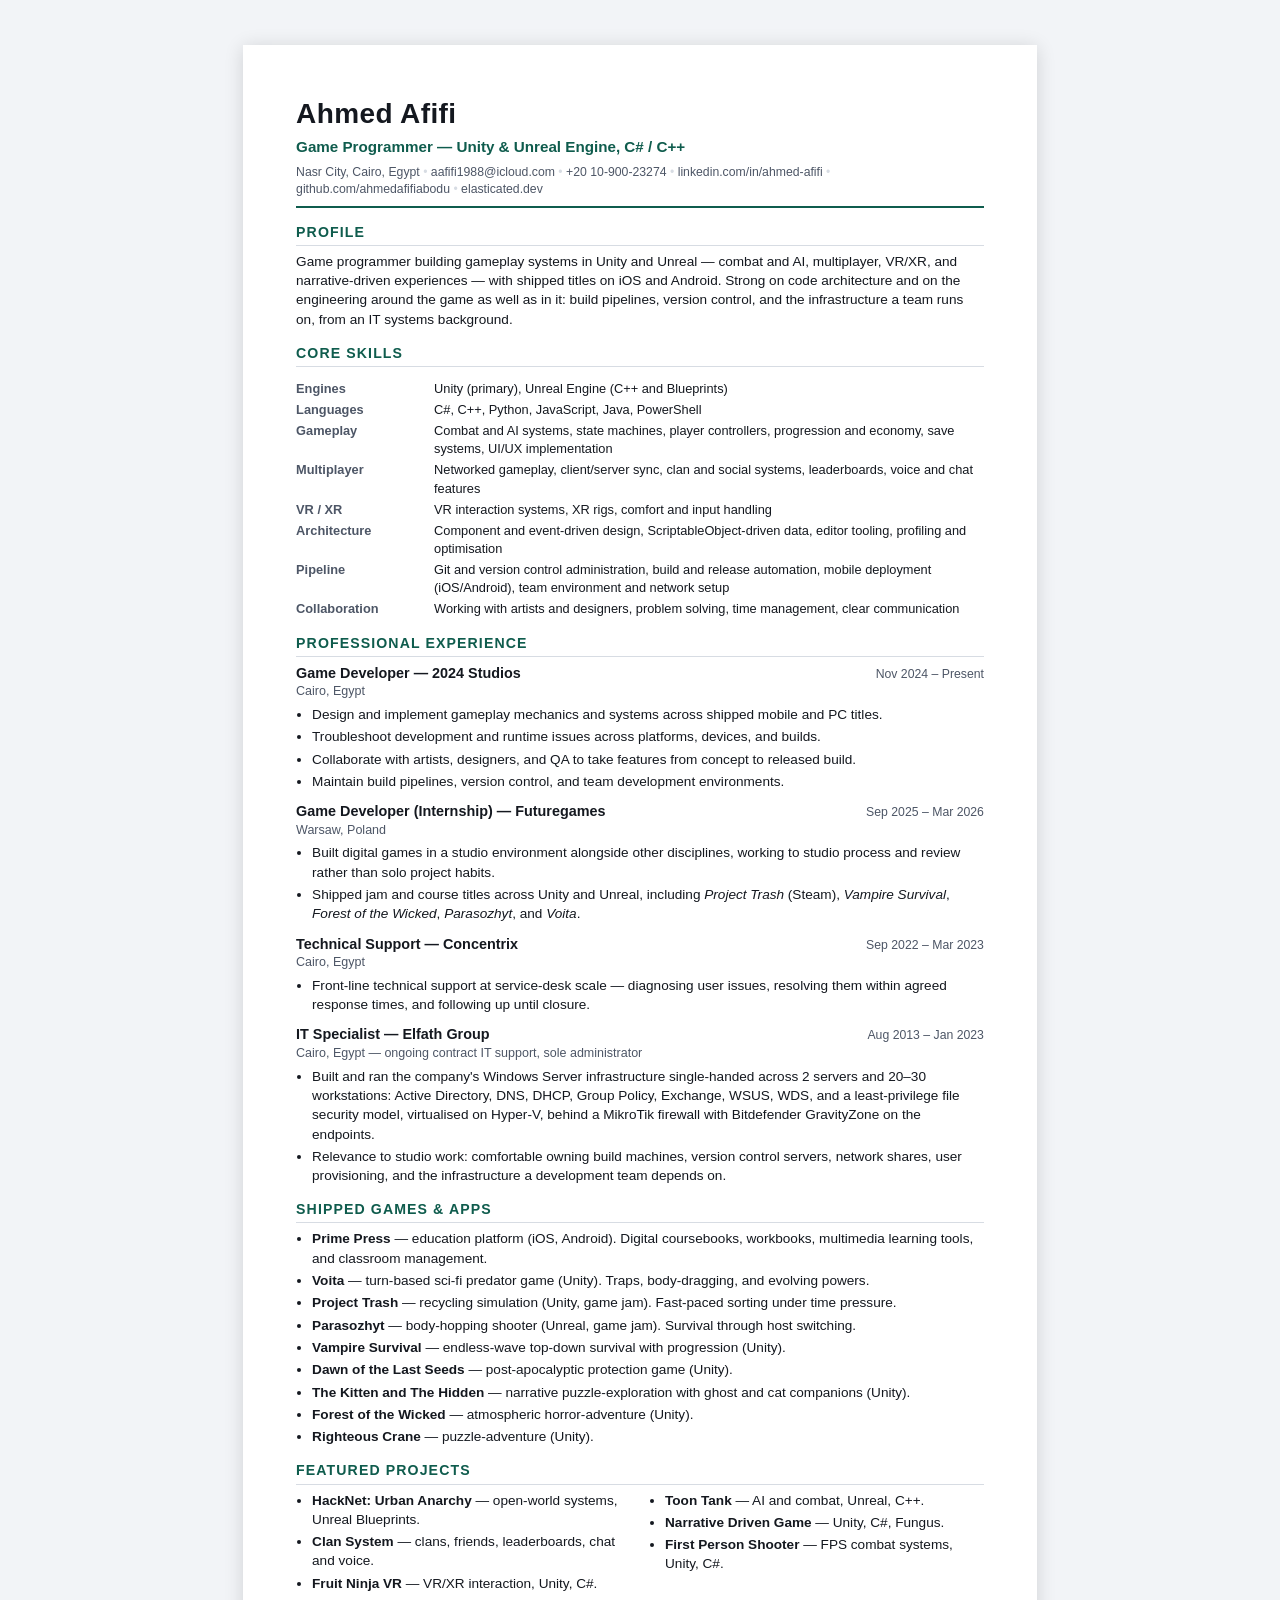
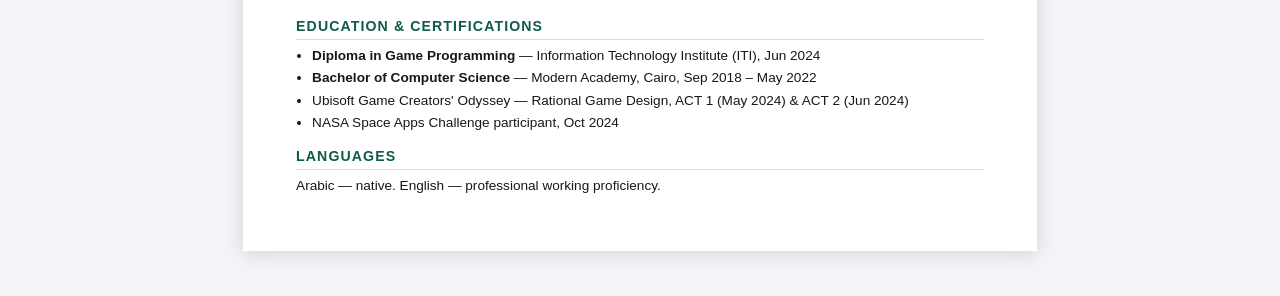
<file: cv/game-cv.html>
<!doctype html>
<html lang="en">
<head>
<meta charset="utf-8" />
<meta name="viewport" content="width=device-width, initial-scale=1" />
<title>Ahmed Afifi — Game Programmer CV</title>
<link rel="stylesheet" href="cv.css" />
</head>
<body>
<div class="sheet">

  <header class="top">
    <h1>Ahmed Afifi</h1>
    <div class="role">Game Programmer — Unity &amp; Unreal Engine, C# / C++</div>
    <div class="contact">
      <span>Nasr City, Cairo, Egypt</span>
      <span><a href="mailto:aafifi1988@icloud.com">aafifi1988@icloud.com</a></span>
      <span>+20 10-900-23274</span>
      <span><a href="https://www.linkedin.com/in/ahmed-afifi-8153b7224/">linkedin.com/in/ahmed-afifi</a></span>
      <span><a href="https://github.com/ahmedafifiabodu">github.com/ahmedafifiabodu</a></span>
      <span><a href="https://elasticated.dev">elasticated.dev</a></span>
    </div>
  </header>

  <h2>Profile</h2>
  <p>
    Game programmer building gameplay systems in Unity and Unreal — combat and AI, multiplayer,
    VR/XR, and narrative-driven experiences — with shipped titles on iOS and Android. Strong on
    code architecture and on the engineering around the game as well as in it: build pipelines,
    version control, and the infrastructure a team runs on, from an IT systems background.
  </p>

  <h2>Core Skills</h2>
  <dl class="grid">
    <dt>Engines</dt>
    <dd>Unity (primary), Unreal Engine (C++ and Blueprints)</dd>
    <dt>Languages</dt>
    <dd>C#, C++, Python, JavaScript, Java, PowerShell</dd>
    <dt>Gameplay</dt>
    <dd>Combat and AI systems, state machines, player controllers, progression and economy, save systems, UI/UX implementation</dd>
    <dt>Multiplayer</dt>
    <dd>Networked gameplay, client/server sync, clan and social systems, leaderboards, voice and chat features</dd>
    <dt>VR / XR</dt>
    <dd>VR interaction systems, XR rigs, comfort and input handling</dd>
    <dt>Architecture</dt>
    <dd>Component and event-driven design, ScriptableObject-driven data, editor tooling, profiling and optimisation</dd>
    <dt>Pipeline</dt>
    <dd>Git and version control administration, build and release automation, mobile deployment (iOS/Android), team environment and network setup</dd>
    <dt>Collaboration</dt>
    <dd>Working with artists and designers, problem solving, time management, clear communication</dd>
  </dl>

  <h2>Professional Experience</h2>

  <div class="job">
    <div class="job-head">
      <span class="job-title">Game Developer — 2024 Studios</span>
      <span class="job-meta">Nov 2024 – Present</span>
    </div>
    <div class="job-sub">Cairo, Egypt</div>
    <ul>
      <li>Design and implement gameplay mechanics and systems across shipped mobile and PC titles.</li>
      <li>Troubleshoot development and runtime issues across platforms, devices, and builds.</li>
      <li>Collaborate with artists, designers, and QA to take features from concept to released build.</li>
      <li>Maintain build pipelines, version control, and team development environments.</li>
    </ul>
  </div>

  <div class="job">
    <div class="job-head">
      <span class="job-title">Game Developer (Internship) — Futuregames</span>
      <span class="job-meta">Sep 2025 – Mar 2026</span>
    </div>
    <div class="job-sub">Warsaw, Poland</div>
    <ul>
      <li>Built digital games in a studio environment alongside other disciplines, working to studio
          process and review rather than solo project habits.</li>
      <li>Shipped jam and course titles across Unity and Unreal, including <em>Project Trash</em> (Steam),
          <em>Vampire Survival</em>, <em>Forest of the Wicked</em>, <em>Parasozhyt</em>, and <em>Voita</em>.</li>
    </ul>
  </div>

  <div class="job">
    <div class="job-head">
      <span class="job-title">Technical Support — Concentrix</span>
      <span class="job-meta">Sep 2022 – Mar 2023</span>
    </div>
    <div class="job-sub">Cairo, Egypt</div>
    <ul>
      <li>Front-line technical support at service-desk scale — diagnosing user issues, resolving them
          within agreed response times, and following up until closure.</li>
    </ul>
  </div>

  <div class="job">
    <div class="job-head">
      <span class="job-title">IT Specialist — Elfath Group</span>
      <span class="job-meta">Aug 2013 – Jan 2023</span>
    </div>
    <div class="job-sub">Cairo, Egypt — ongoing contract IT support, sole administrator</div>
    <ul>
      <li>Built and ran the company's Windows Server infrastructure single-handed across 2 servers and
          20–30 workstations: Active Directory, DNS, DHCP, Group Policy, Exchange, WSUS, WDS, and a
          least-privilege file security model, virtualised on Hyper-V, behind a MikroTik firewall with Bitdefender GravityZone on the endpoints.</li>
      <li>Relevance to studio work: comfortable owning build machines, version control servers,
          network shares, user provisioning, and the infrastructure a development team depends on.</li>
    </ul>
  </div>

  <h2>Shipped Games &amp; Apps</h2>
  <ul>
    <li><strong>Prime Press</strong> — education platform (iOS, Android). Digital coursebooks, workbooks, multimedia learning tools, and classroom management.</li>
    <li><strong>Voita</strong> — turn-based sci-fi predator game (Unity). Traps, body-dragging, and evolving powers.</li>
    <li><strong>Project Trash</strong> — recycling simulation (Unity, game jam). Fast-paced sorting under time pressure.</li>
    <li><strong>Parasozhyt</strong> — body-hopping shooter (Unreal, game jam). Survival through host switching.</li>
    <li><strong>Vampire Survival</strong> — endless-wave top-down survival with progression (Unity).</li>
    <li><strong>Dawn of the Last Seeds</strong> — post-apocalyptic protection game (Unity).</li>
    <li><strong>The Kitten and The Hidden</strong> — narrative puzzle-exploration with ghost and cat companions (Unity).</li>
    <li><strong>Forest of the Wicked</strong> — atmospheric horror-adventure (Unity).</li>
    <li><strong>Righteous Crane</strong> — puzzle-adventure (Unity).</li>
  </ul>

  <h2>Featured Projects</h2>
  <div class="two">
    <ul>
      <li><strong>HackNet: Urban Anarchy</strong> — open-world systems, Unreal Blueprints.</li>
      <li><strong>Clan System</strong> — clans, friends, leaderboards, chat and voice.</li>
      <li><strong>Fruit Ninja VR</strong> — VR/XR interaction, Unity, C#.</li>
    </ul>
    <ul>
      <li><strong>Toon Tank</strong> — AI and combat, Unreal, C++.</li>
      <li><strong>Narrative Driven Game</strong> — Unity, C#, Fungus.</li>
      <li><strong>First Person Shooter</strong> — FPS combat systems, Unity, C#.</li>
    </ul>
  </div>

  <h2>Education &amp; Certifications</h2>
  <ul>
    <li><strong>Diploma in Game Programming</strong> — Information Technology Institute (ITI), Jun 2024</li>
    <li><strong>Bachelor of Computer Science</strong> — Modern Academy, Cairo, Sep 2018 – May 2022</li>
    <li>Ubisoft Game Creators' Odyssey — Rational Game Design, ACT 1 (May 2024) &amp; ACT 2 (Jun 2024)</li>
    <li>NASA Space Apps Challenge participant, Oct 2024</li>
  </ul>

  <h2>Languages</h2>
  <p>Arabic — native. English — professional working proficiency.</p>

</div>
</body>
</html>
</file>
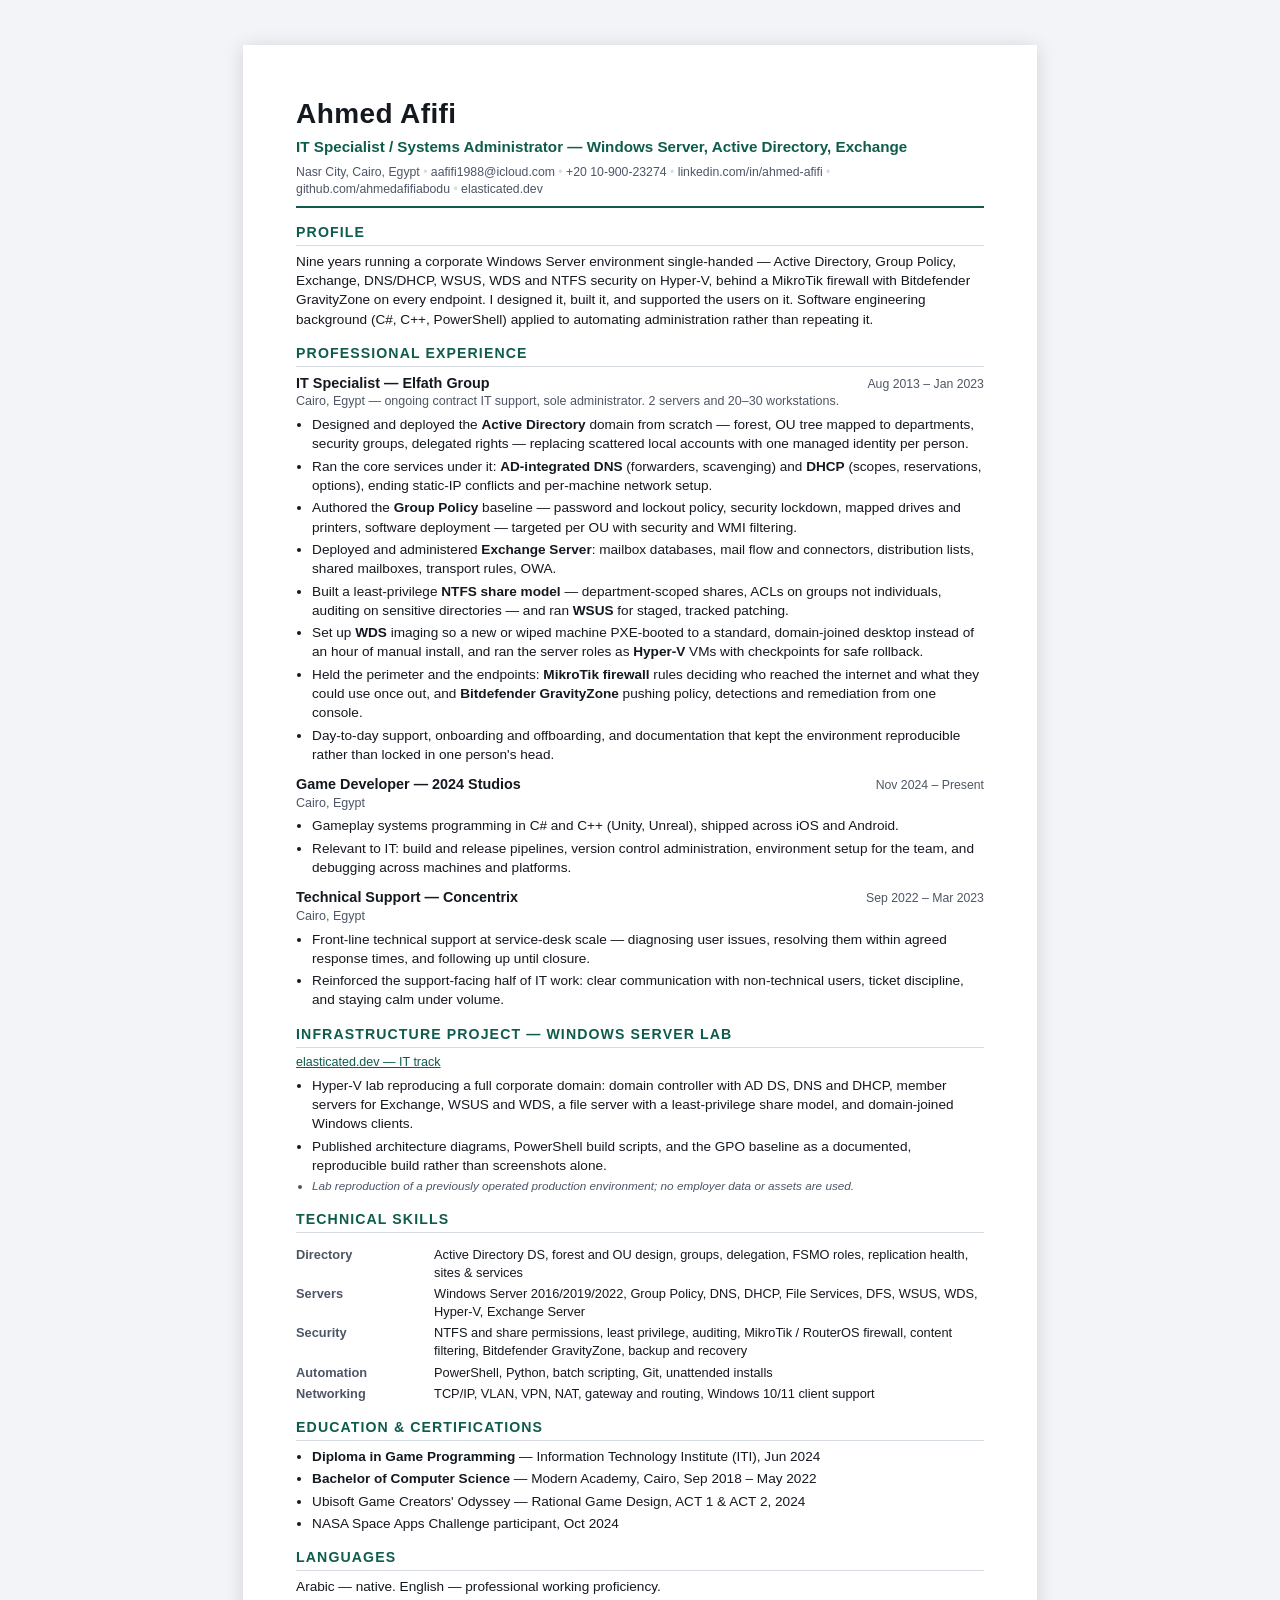
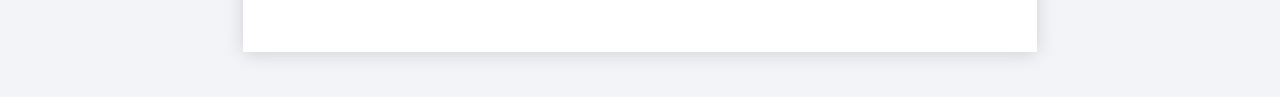
<file: cv/it-cv.html>
<!doctype html>
<html lang="en">
<head>
<meta charset="utf-8" />
<meta name="viewport" content="width=device-width, initial-scale=1" />
<title>Ahmed Afifi — IT Infrastructure CV</title>
<link rel="stylesheet" href="cv.css" />
</head>
<body>
<div class="sheet">

  <header class="top">
    <h1>Ahmed Afifi</h1>
    <div class="role">IT Specialist / Systems Administrator — Windows Server, Active Directory, Exchange</div>
    <div class="contact">
      <span>Nasr City, Cairo, Egypt</span>
      <span><a href="mailto:aafifi1988@icloud.com">aafifi1988@icloud.com</a></span>
      <span>+20 10-900-23274</span>
      <span><a href="https://www.linkedin.com/in/ahmed-afifi-8153b7224/">linkedin.com/in/ahmed-afifi</a></span>
      <span><a href="https://github.com/ahmedafifiabodu">github.com/ahmedafifiabodu</a></span>
      <span><a href="https://elasticated.dev">elasticated.dev</a></span>
    </div>
  </header>

  <h2>Profile</h2>
  <p>
    Nine years running a corporate Windows Server environment single-handed — Active Directory,
    Group Policy, Exchange, DNS/DHCP, WSUS, WDS and NTFS security on Hyper-V, behind a MikroTik
    firewall with Bitdefender GravityZone on every endpoint. I designed it, built it, and supported
    the users on it. Software engineering background (C#, C++, PowerShell) applied to automating
    administration rather than repeating it.
  </p>

  <h2>Professional Experience</h2>

  <div class="job">
    <div class="job-head">
      <span class="job-title">IT Specialist — Elfath Group</span>
      <span class="job-meta">Aug 2013 – Jan 2023</span>
    </div>
    <div class="job-sub">Cairo, Egypt — ongoing contract IT support, sole administrator. 2 servers and 20–30 workstations.</div>
    <ul>
      <li>Designed and deployed the <strong>Active Directory</strong> domain from scratch — forest,
          OU tree mapped to departments, security groups, delegated rights — replacing scattered local
          accounts with one managed identity per person.</li>
      <li>Ran the core services under it: <strong>AD-integrated DNS</strong> (forwarders, scavenging)
          and <strong>DHCP</strong> (scopes, reservations, options), ending static-IP conflicts and
          per-machine network setup.</li>
      <li>Authored the <strong>Group Policy</strong> baseline — password and lockout policy, security
          lockdown, mapped drives and printers, software deployment — targeted per OU with security
          and WMI filtering.</li>
      <li>Deployed and administered <strong>Exchange Server</strong>: mailbox databases, mail flow
          and connectors, distribution lists, shared mailboxes, transport rules, OWA.</li>
      <li>Built a least-privilege <strong>NTFS share model</strong> — department-scoped shares, ACLs
          on groups not individuals, auditing on sensitive directories — and ran <strong>WSUS</strong>
          for staged, tracked patching.</li>
      <li>Set up <strong>WDS</strong> imaging so a new or wiped machine PXE-booted to a standard,
          domain-joined desktop instead of an hour of manual install, and ran the server roles as
          <strong>Hyper-V</strong> VMs with checkpoints for safe rollback.</li>
      <li>Held the perimeter and the endpoints: <strong>MikroTik firewall</strong> rules deciding who
          reached the internet and what they could use once out, and <strong>Bitdefender GravityZone</strong>
          pushing policy, detections and remediation from one console.</li>
      <li>Day-to-day support, onboarding and offboarding, and documentation that kept the environment
          reproducible rather than locked in one person's head.</li>
    </ul>
  </div>

  <div class="job">
    <div class="job-head">
      <span class="job-title">Game Developer — 2024 Studios</span>
      <span class="job-meta">Nov 2024 – Present</span>
    </div>
    <div class="job-sub">Cairo, Egypt</div>
    <ul>
      <li>Gameplay systems programming in C# and C++ (Unity, Unreal), shipped across iOS and Android.</li>
      <li>Relevant to IT: build and release pipelines, version control administration, environment setup
          for the team, and debugging across machines and platforms.</li>
    </ul>
  </div>

  <div class="job">
    <div class="job-head">
      <span class="job-title">Technical Support — Concentrix</span>
      <span class="job-meta">Sep 2022 – Mar 2023</span>
    </div>
    <div class="job-sub">Cairo, Egypt</div>
    <ul>
      <li>Front-line technical support at service-desk scale — diagnosing user issues, resolving them
          within agreed response times, and following up until closure.</li>
      <li>Reinforced the support-facing half of IT work: clear communication with non-technical users,
          ticket discipline, and staying calm under volume.</li>
    </ul>
  </div>

  <h2 class="page-break-before">Infrastructure Project — Windows Server Lab</h2>
  <div class="job">
    <div class="job-sub"><a class="link" href="https://elasticated.dev/#it">elasticated.dev — IT track</a></div>
    <ul>
      <li>Hyper-V lab reproducing a full corporate domain: domain controller with AD DS, DNS and DHCP,
          member servers for Exchange, WSUS and WDS, a file server with a least-privilege share model,
          and domain-joined Windows clients.</li>
      <li>Published architecture diagrams, PowerShell build scripts, and the GPO baseline as a documented,
          reproducible build rather than screenshots alone.</li>
      <li class="note">Lab reproduction of a previously operated production environment; no employer data or
          assets are used.</li>
    </ul>
  </div>

  <h2>Technical Skills</h2>
  <dl class="grid">
    <dt>Directory</dt>
    <dd>Active Directory DS, forest and OU design, groups, delegation, FSMO roles, replication health, sites &amp; services</dd>
    <dt>Servers</dt>
    <dd>Windows Server 2016/2019/2022, Group Policy, DNS, DHCP, File Services, DFS, WSUS, WDS, Hyper-V, Exchange Server</dd>
    <dt>Security</dt>
    <dd>NTFS and share permissions, least privilege, auditing, MikroTik / RouterOS firewall, content filtering, Bitdefender GravityZone, backup and recovery</dd>
    <dt>Automation</dt>
    <dd>PowerShell, Python, batch scripting, Git, unattended installs</dd>
    <dt>Networking</dt>
    <dd>TCP/IP, VLAN, VPN, NAT, gateway and routing, Windows 10/11 client support</dd>
  </dl>

  <h2>Education &amp; Certifications</h2>
  <ul>
    <li><strong>Diploma in Game Programming</strong> — Information Technology Institute (ITI), Jun 2024</li>
    <li><strong>Bachelor of Computer Science</strong> — Modern Academy, Cairo, Sep 2018 – May 2022</li>
    <li>Ubisoft Game Creators' Odyssey — Rational Game Design, ACT 1 &amp; ACT 2, 2024</li>
    <li>NASA Space Apps Challenge participant, Oct 2024</li>
  </ul>

  <h2>Languages</h2>
  <p>Arabic — native. English — professional working proficiency.</p>

</div>
</body>
</html>
</file>
<file: cv/cv.css>
/* ---- Print-first CV sheet. Open in browser, Ctrl+P, "Save as PDF",
         margins: None, Background graphics: ON. ---- */
  :root {
    --ink: #14181f;
    --muted: #4d5666;
    --line: #d7dce3;
    --accent: #0f5c4d;
    --chip: #eef3f2;
  }
  * { box-sizing: border-box; }
  html, body { margin: 0; padding: 0; }
  body {
    font-family: "Segoe UI", "Helvetica Neue", Arial, sans-serif;
    color: var(--ink);
    background: #f2f4f7;
    font-size: 10.2pt;
    line-height: 1.42;
  }
  .sheet {
    width: 210mm;
    min-height: 297mm;
    margin: 12mm auto;
    padding: 13mm 14mm;
    background: #fff;
    box-shadow: 0 2px 18px rgba(0,0,0,.14);
  }

  header.top { border-bottom: 2px solid var(--accent); padding-bottom: 7px; }
  h1 { font-size: 21pt; margin: 0; letter-spacing: .4px; }
  .role { font-size: 11.4pt; color: var(--accent); font-weight: 600; margin: 2px 0 6px; }
  .contact { font-size: 9.2pt; color: var(--muted); }
  .contact a { color: var(--muted); text-decoration: none; }
  .contact span::after { content: "  •  "; color: var(--line); }
  .contact span:last-child::after { content: ""; }

  h2 {
    font-size: 10.6pt;
    text-transform: uppercase;
    letter-spacing: 1.1px;
    color: var(--accent);
    margin: 14px 0 6px;
    padding-bottom: 3px;
    border-bottom: 1px solid var(--line);
  }
  p { margin: 0 0 6px; }
  ul { margin: 0 0 6px; padding-left: 16px; }
  li { margin: 0 0 3px; }
  .job { margin-bottom: 10px; }
  .job-head { display: flex; justify-content: space-between; align-items: baseline; gap: 10px; }
  .job-title { font-weight: 700; font-size: 10.8pt; }
  .job-meta { font-size: 9.2pt; color: var(--muted); white-space: nowrap; }
  .job-sub { font-size: 9.4pt; color: var(--muted); margin-bottom: 4px; }

  .grid { display: grid; grid-template-columns: 128px 1fr; gap: 3px 10px; font-size: 9.6pt; }
  .grid dt { font-weight: 700; color: var(--muted); }
  .grid dd { margin: 0; }

  .chips { display: flex; flex-wrap: wrap; gap: 4px; }
  .chip { background: var(--chip); border: 1px solid var(--line); border-radius: 3px; padding: 1px 6px; font-size: 9pt; }

  .two { display: grid; grid-template-columns: 1fr 1fr; gap: 0 18px; }
  .note { font-size: 8.8pt; color: var(--muted); font-style: italic; }
  a.link { color: var(--accent); }
  .TODO { background: #ffe9a8; padding: 0 3px; border-radius: 2px; }

  @page { size: A4; margin: 11mm; }
  @media print {
    body { background: #fff; font-size: 9.8pt; }
    .sheet { width: auto; min-height: 0; margin: 0; padding: 0; box-shadow: none; }
    h2 { break-after: avoid; }
    .job, li { break-inside: avoid; }
    .no-print { display: none !important; }
  }

/* Forces a new page, both in the browser's own print output and in the
   generated PDF (main.js reads this class to place a hard break). */
.page-break-before { break-before: page; page-break-before: always; }
</file>
